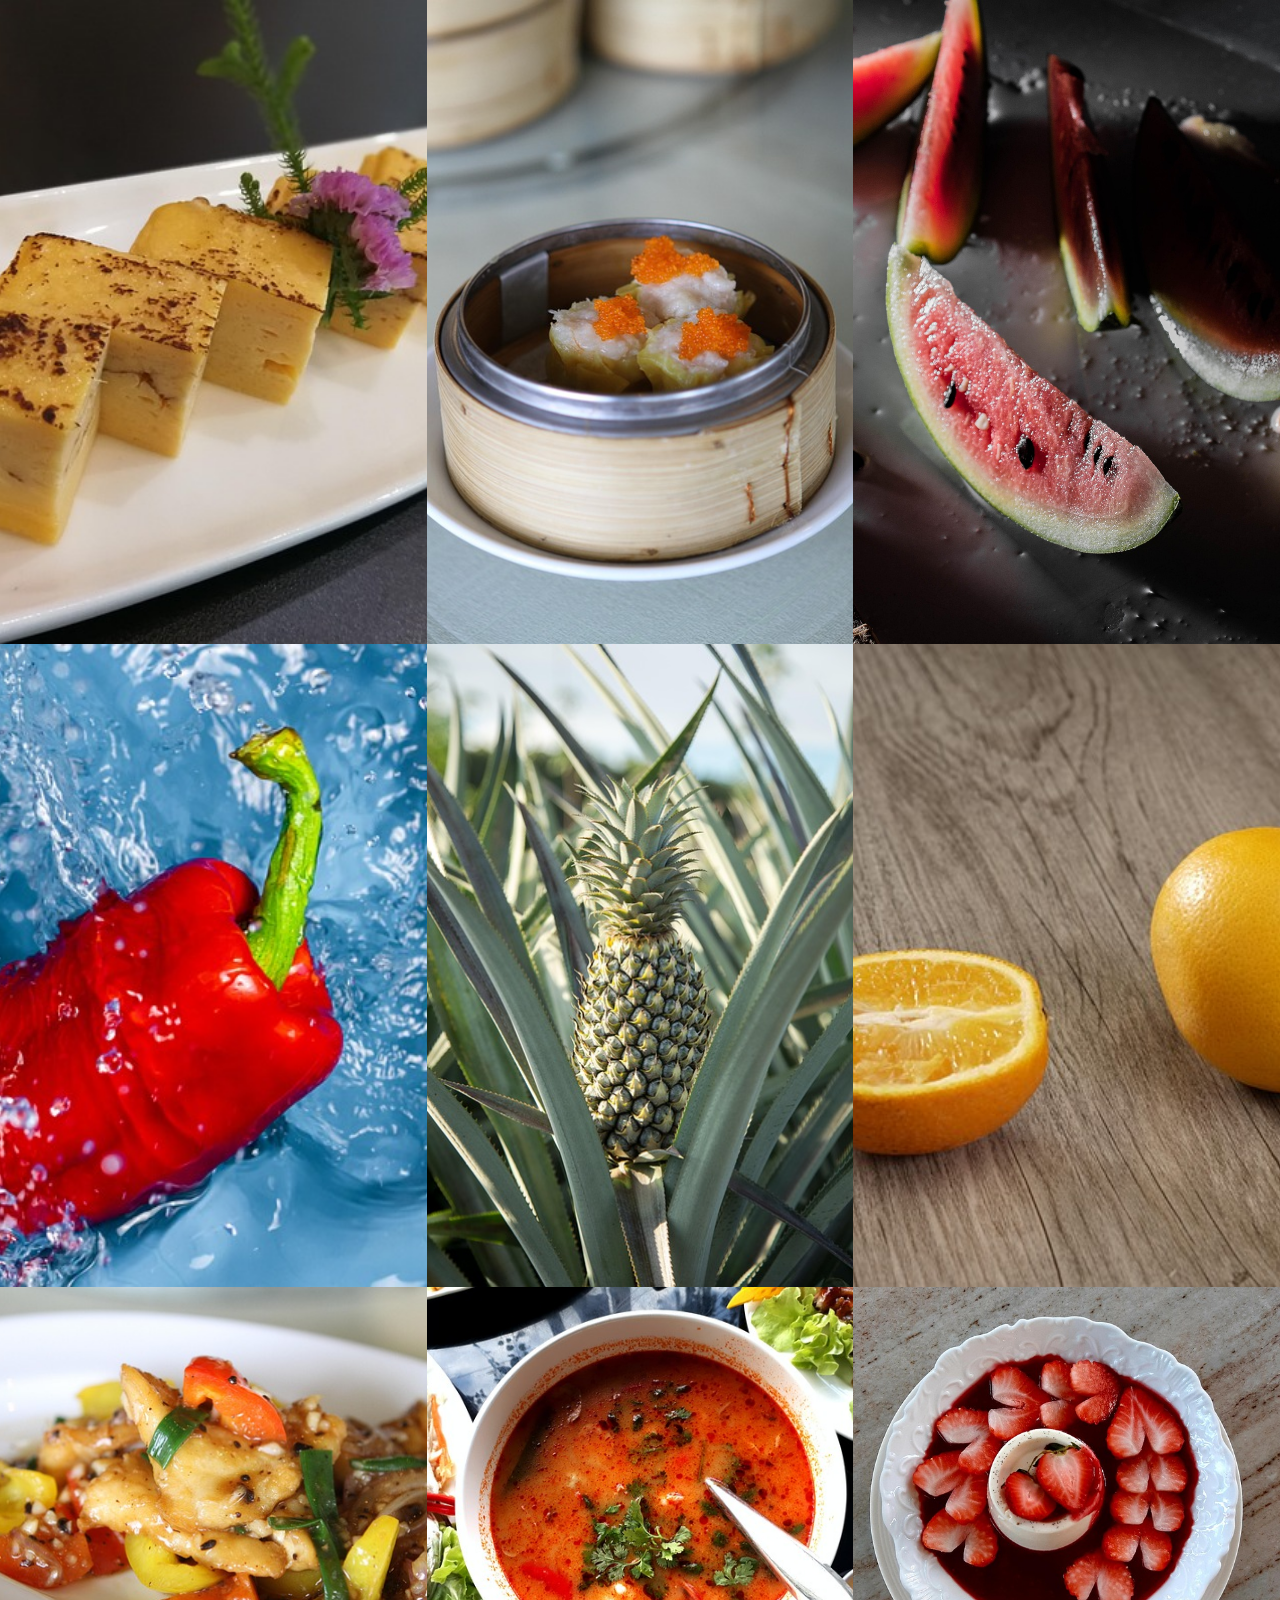
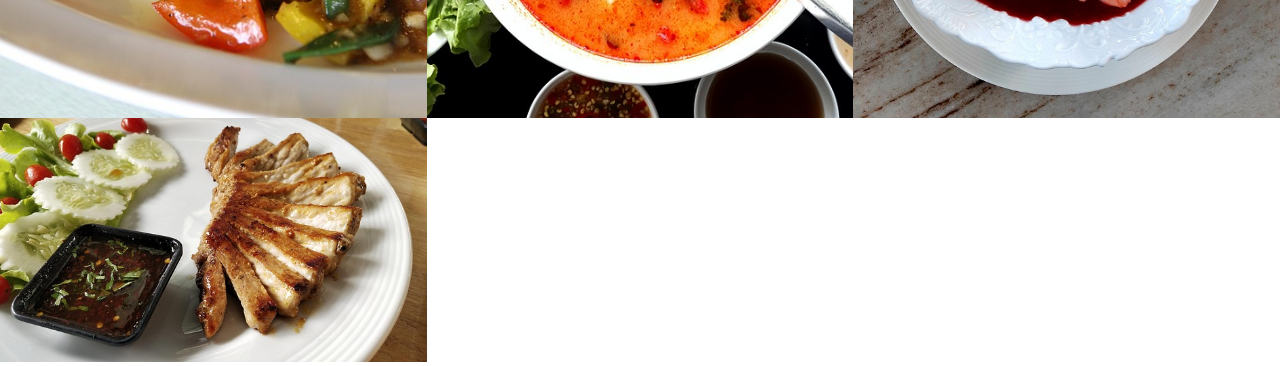
<file: LAB4_68089030/index.html>
<!DOCTYPE html>
<html lang="en">
<head>
    <meta charset="UTF-8">
    <meta name="viewport" content="width=device-width, initial-scale=1.0">
    <link rel="stylesheet" href="T4style.css">
    <title>Image Carousel Popup</title>
</head>
<body>
    <section class="gallery">
        <div class="img-container">
            <img src="foods-images/small/s_1.jpg" alt="1">
        </div>
        <div class="img-container">
            <img src="foods-images/small/s_2.jpg" alt="2">
        </div>
        <div class="img-container">
            <img src="foods-images/small/s_3.jpg" alt="3">
        </div>
        <div class="img-container">
            <img src="foods-images/small/s_4.jpg" alt="4">
        </div>
        <div class="img-container">
            <img src="foods-images/small/s_5.jpg" alt="5">
        </div>
        <div class="img-container">
            <img src="foods-images/small/s_6.jpg" alt="6">
        </div>
        <div class="img-container">
            <img src="foods-images/small/s_7.jpg" alt="7">
        </div>
        <div class="img-container">
            <img src="foods-images/small/s_8.jpg" alt="8">
        </div>
        <div class="img-container">
            <img src="foods-images/small/s_9.jpg" alt="9">
        </div>

        <div class="img-container">
            <img src="foods-images/small/s_10.jpg" alt="10">
        </div>
    </section>

    <div class="modal">
        <img src="foods-images/full/1.jpg" alt="1" class="full-image">
    </div>
    
    <script src="T4app.js"></script>
</body>
</html>
</file>
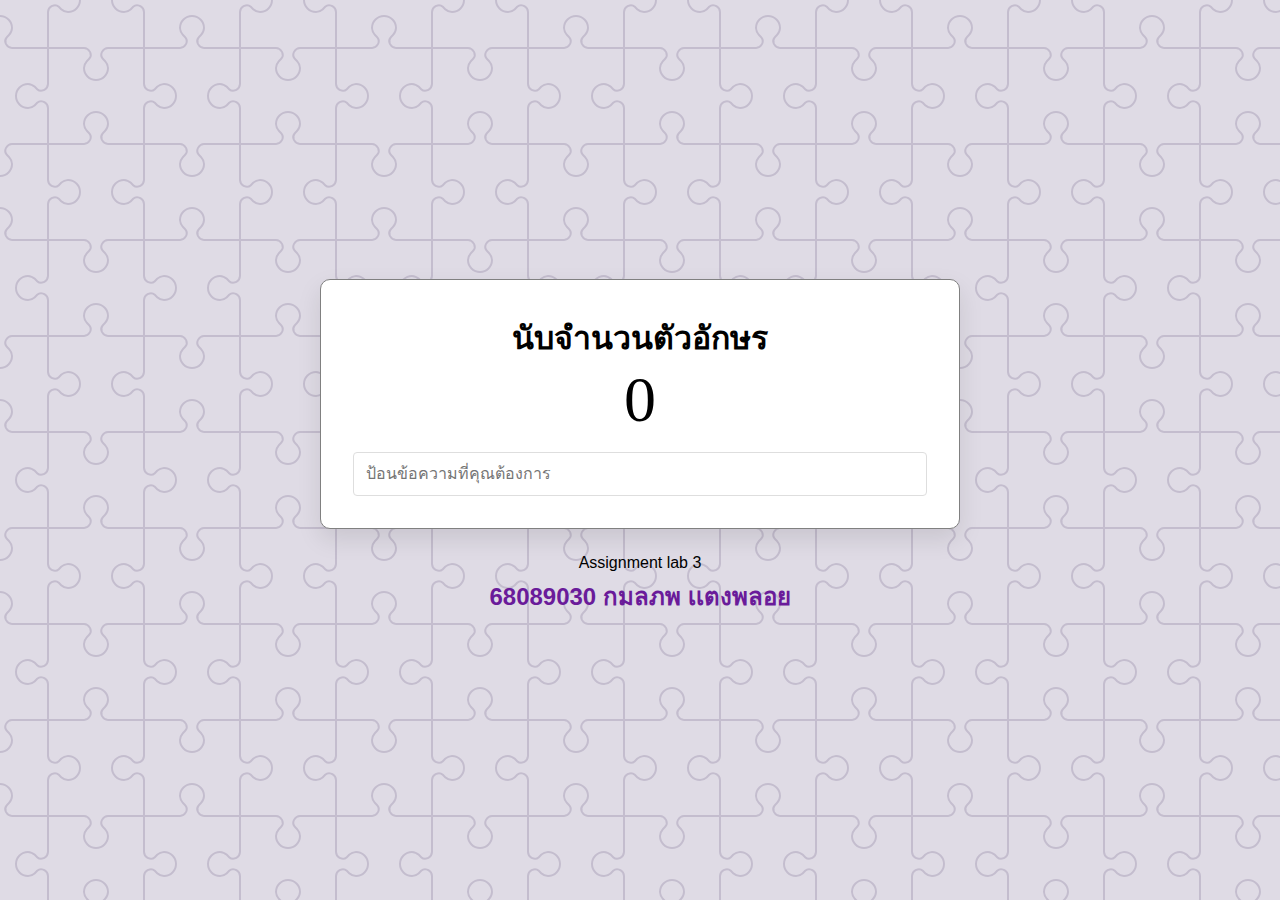
<file: LAB3_68089030/L3_68089030.html>
<!DOCTYPE html>
<html lang="en">
<head>
    <meta charset="UTF-8">
    <meta name="viewport" content="width=device-width, initial-scale=1.0">
    <title>Kamonpob - Lab 3</title>
    <link rel="stylesheet" href="L3_style.css">
</head>
<body>
    <div class="container">
        <h1>นับจํานวนตัวอักษร</h1>
        <span class="count">0</span>
        <input type="text" placeholder="ป้อนข้อความที่คุณต้องการ">
    </div>
    <div class="footer-info">
        <p>Assignment lab 3</p>
        <h2 class="student-info">68089030 กมลภพ เเตงพลอย</h2>
    </div>
    <script src="L3_app.js"></script>
</body>
</html>
</file>
<file: LAB4_68089030/T4style.css>
* {
    box-sizing: border-box;
    padding: 0;
    margin: 0;
}

.gallery {
    display: grid;
    grid-template-columns: repeat(auto-fit, minmax(350px, 1fr));
}

.img-container img {
    width: 100%;
    height: 100%;
    object-fit: cover;
    cursor: pointer;
}

.modal {
    background: rgba(0, 0, 0, 0.5);
    position: fixed;
    left: 0;
    top: 0;
    width: 100%;
    height: 100%;
    pointer-events: none;
    opacity: 0;
    transition: all 0.3s ease-in-out;
}

.full-image {
    position: absolute;
    height: 85%;
    top: 50%;
    left: 50%;
    transform: translate(-50%, -50%);
    transition: all 0.3s ease-in-out;
}

.modal.open {
    opacity: 1;
    pointer-events: all;
}
</file>
<file: LAB3_68089030/L3_style.css>
* {
    margin: 0;
    padding: 0;
    box-sizing: border-box;
}

body {
    display: flex;
    flex-direction: column;
    align-items: center;
    justify-content: center;
    min-height: 100vh;
    margin: 0;
    background-color: #DFDBE5;
    background-image: url("data:image/svg+xml,%3Csvg xmlns='http://www.w3.org/2000/svg' width='192' height='192' viewBox='0 0 192 192'%3E%3Cpath fill='%239C92AC' fill-opacity='0.4' d='M192 15v2a11 11 0 0 0-11 11c0 1.94 1.16 4.75 2.53 6.11l2.36 2.36a6.93 6.93 0 0 1 1.22 7.56l-.43.84a8.08 8.08 0 0 1-6.66 4.13H145v35.02a6.1 6.1 0 0 0 3.03 4.87l.84.43c1.58.79 4 .4 5.24-.85l2.36-2.36a12.04 12.04 0 0 1 7.51-3.11 13 13 0 1 1 .02 26 12 12 0 0 1-7.53-3.11l-2.36-2.36a4.93 4.93 0 0 0-5.24-.85l-.84.43a6.1 6.1 0 0 0-3.03 4.87V143h35.02a8.08 8.08 0 0 1 6.66 4.13l.43.84a6.91 6.91 0 0 1-1.22 7.56l-2.36 2.36A10.06 10.06 0 0 0 181 164a11 11 0 0 0 11 11v2a13 13 0 0 1-13-13 12 12 0 0 1 3.11-7.53l2.36-2.36a4.93 4.93 0 0 0 .85-5.24l-.43-.84a6.1 6.1 0 0 0-4.87-3.03H145v35.02a8.08 8.08 0 0 1-4.13 6.66l-.84.43a6.91 6.91 0 0 1-7.56-1.22l-2.36-2.36A10.06 10.06 0 0 0 124 181a11 11 0 0 0-11 11h-2a13 13 0 0 1 13-13c2.47 0 5.79 1.37 7.53 3.11l2.36 2.36a4.94 4.94 0 0 0 5.24.85l.84-.43a6.1 6.1 0 0 0 3.03-4.87V145h-35.02a8.08 8.08 0 0 1-6.66-4.13l-.43-.84a6.91 6.91 0 0 1 1.22-7.56l2.36-2.36A10.06 10.06 0 0 0 107 124a11 11 0 0 0-22 0c0 1.94 1.16 4.75 2.53 6.11l2.36 2.36a6.93 6.93 0 0 1 1.22 7.56l-.43.84a8.08 8.08 0 0 1-6.66 4.13H49v35.02a6.1 6.1 0 0 0 3.03 4.87l.84.43c1.58.79 4 .4 5.24-.85l2.36-2.36a12.04 12.04 0 0 1 7.51-3.11A13 13 0 0 1 81 192h-2a11 11 0 0 0-11-11c-1.94 0-4.75 1.16-6.11 2.53l-2.36 2.36a6.93 6.93 0 0 1-7.56 1.22l-.84-.43a8.08 8.08 0 0 1-4.13-6.66V145H11.98a6.1 6.1 0 0 0-4.87 3.03l-.43.84c-.79 1.58-.4 4 .85 5.24l2.36 2.36a12.04 12.04 0 0 1 3.11 7.51A13 13 0 0 1 0 177v-2a11 11 0 0 0 11-11c0-1.94-1.16-4.75-2.53-6.11l-2.36-2.36a6.93 6.93 0 0 1-1.22-7.56l.43-.84a8.08 8.08 0 0 1 6.66-4.13H47v-35.02a6.1 6.1 0 0 0-3.03-4.87l-.84-.43c-1.59-.8-4-.4-5.24.85l-2.36 2.36A12 12 0 0 1 28 109a13 13 0 1 1 0-26c2.47 0 5.79 1.37 7.53 3.11l2.36 2.36a4.94 4.94 0 0 0 5.24.85l.84-.43A6.1 6.1 0 0 0 47 84.02V49H11.98a8.08 8.08 0 0 1-6.66-4.13l-.43-.84a6.91 6.91 0 0 1 1.22-7.56l2.36-2.36A10.06 10.06 0 0 0 11 28 11 11 0 0 0 0 17v-2a13 13 0 0 1 13 13c0 2.47-1.37 5.79-3.11 7.53l-2.36 2.36a4.94 4.94 0 0 0-.85 5.24l.43.84A6.1 6.1 0 0 0 11.98 47H47V11.98a8.08 8.08 0 0 1 4.13-6.66l.84-.43a6.91 6.91 0 0 1 7.56 1.22l2.36 2.36A10.06 10.06 0 0 0 68 11 11 11 0 0 0 79 0h2a13 13 0 0 1-13 13 12 12 0 0 1-7.53-3.11l-2.36-2.36a4.93 4.93 0 0 0-5.24-.85l-.84.43A6.1 6.1 0 0 0 49 11.98V47h35.02a8.08 8.08 0 0 1 6.66 4.13l.43.84a6.91 6.91 0 0 1-1.22 7.56l-2.36 2.36A10.06 10.06 0 0 0 85 68a11 11 0 0 0 22 0c0-1.94-1.16-4.75-2.53-6.11l-2.36-2.36a6.93 6.93 0 0 1-1.22-7.56l.43-.84a8.08 8.08 0 0 1 6.66-4.13H143V11.98a6.1 6.1 0 0 0-3.03-4.87l-.84-.43c-1.59-.8-4-.4-5.24.85l-2.36 2.36A12 12 0 0 1 124 13a13 13 0 0 1-13-13h2a11 11 0 0 0 11 11c1.94 0 4.75-1.16 6.11-2.53l2.36-2.36a6.93 6.93 0 0 1 7.56-1.22l.84.43a8.08 8.08 0 0 1 4.13 6.66V47h35.02a6.1 6.1 0 0 0 4.87-3.03l.43-.84c.8-1.59.4-4-.85-5.24l-2.36-2.36A12 12 0 0 1 179 28a13 13 0 0 1 13-13zM84.02 143a6.1 6.1 0 0 0 4.87-3.03l.43-.84c.8-1.59.4-4-.85-5.24l-2.36-2.36A12 12 0 0 1 83 124a13 13 0 1 1 26 0c0 2.47-1.37 5.79-3.11 7.53l-2.36 2.36a4.94 4.94 0 0 0-.85 5.24l.43.84a6.1 6.1 0 0 0 4.87 3.03H143v-35.02a8.08 8.08 0 0 1 4.13-6.66l.84-.43a6.91 6.91 0 0 1 7.56 1.22l2.36 2.36A10.06 10.06 0 0 0 164 107a11 11 0 0 0 0-22c-1.94 0-4.75 1.16-6.11 2.53l-2.36 2.36a6.93 6.93 0 0 1-7.56 1.22l-.84-.43a8.08 8.08 0 0 1-4.13-6.66V49h-35.02a6.1 6.1 0 0 0-4.87 3.03l-.43.84c-.79 1.58-.4 4 .85 5.24l2.36 2.36a12.04 12.04 0 0 1 3.11 7.51A13 13 0 1 1 83 68a12 12 0 0 1 3.11-7.53l2.36-2.36a4.93 4.93 0 0 0 .85-5.24l-.43-.84A6.1 6.1 0 0 0 84.02 49H49v35.02a8.08 8.08 0 0 1-4.13 6.66l-.84.43a6.91 6.91 0 0 1-7.56-1.22l-2.36-2.36A10.06 10.06 0 0 0 28 85a11 11 0 0 0 0 22c1.94 0 4.75-1.16 6.11-2.53l2.36-2.36a6.93 6.93 0 0 1 7.56-1.22l.84.43a8.08 8.08 0 0 1 4.13 6.66V143h35.02z'%3E%3C/path%3E%3C/svg%3E");
    background-repeat: repeat;
    background-attachment: fixed;
}

.container {
    width: 40rem;
    border: 1px solid gray;
    padding: 2rem;
    background: white;
    text-align: center;
    border-radius: 10px;
    box-shadow: 0 10px 25px rgba(0,0,0,0.1);
}

.count {
    font-size: 4rem;
    padding: 0 1rem;
    text-align: center;
    display: block;
}

input[type="text"] {
    display: block;
    font-size: 16px;
    border: 1px solid #dedede;
    border-radius: 4px;
    padding: 12px;
    width: 100%;
    outline: none;
    box-sizing: border-box;
    margin-top: 15px;
}
.footer-info {
    text-align: center;
    margin-top: 25px; 
    font-family: 'Segoe UI', Tahoma, sans-serif;
}.student-info {
    color: #6a1b9a;
    margin: 5px 0;
}
</file>
